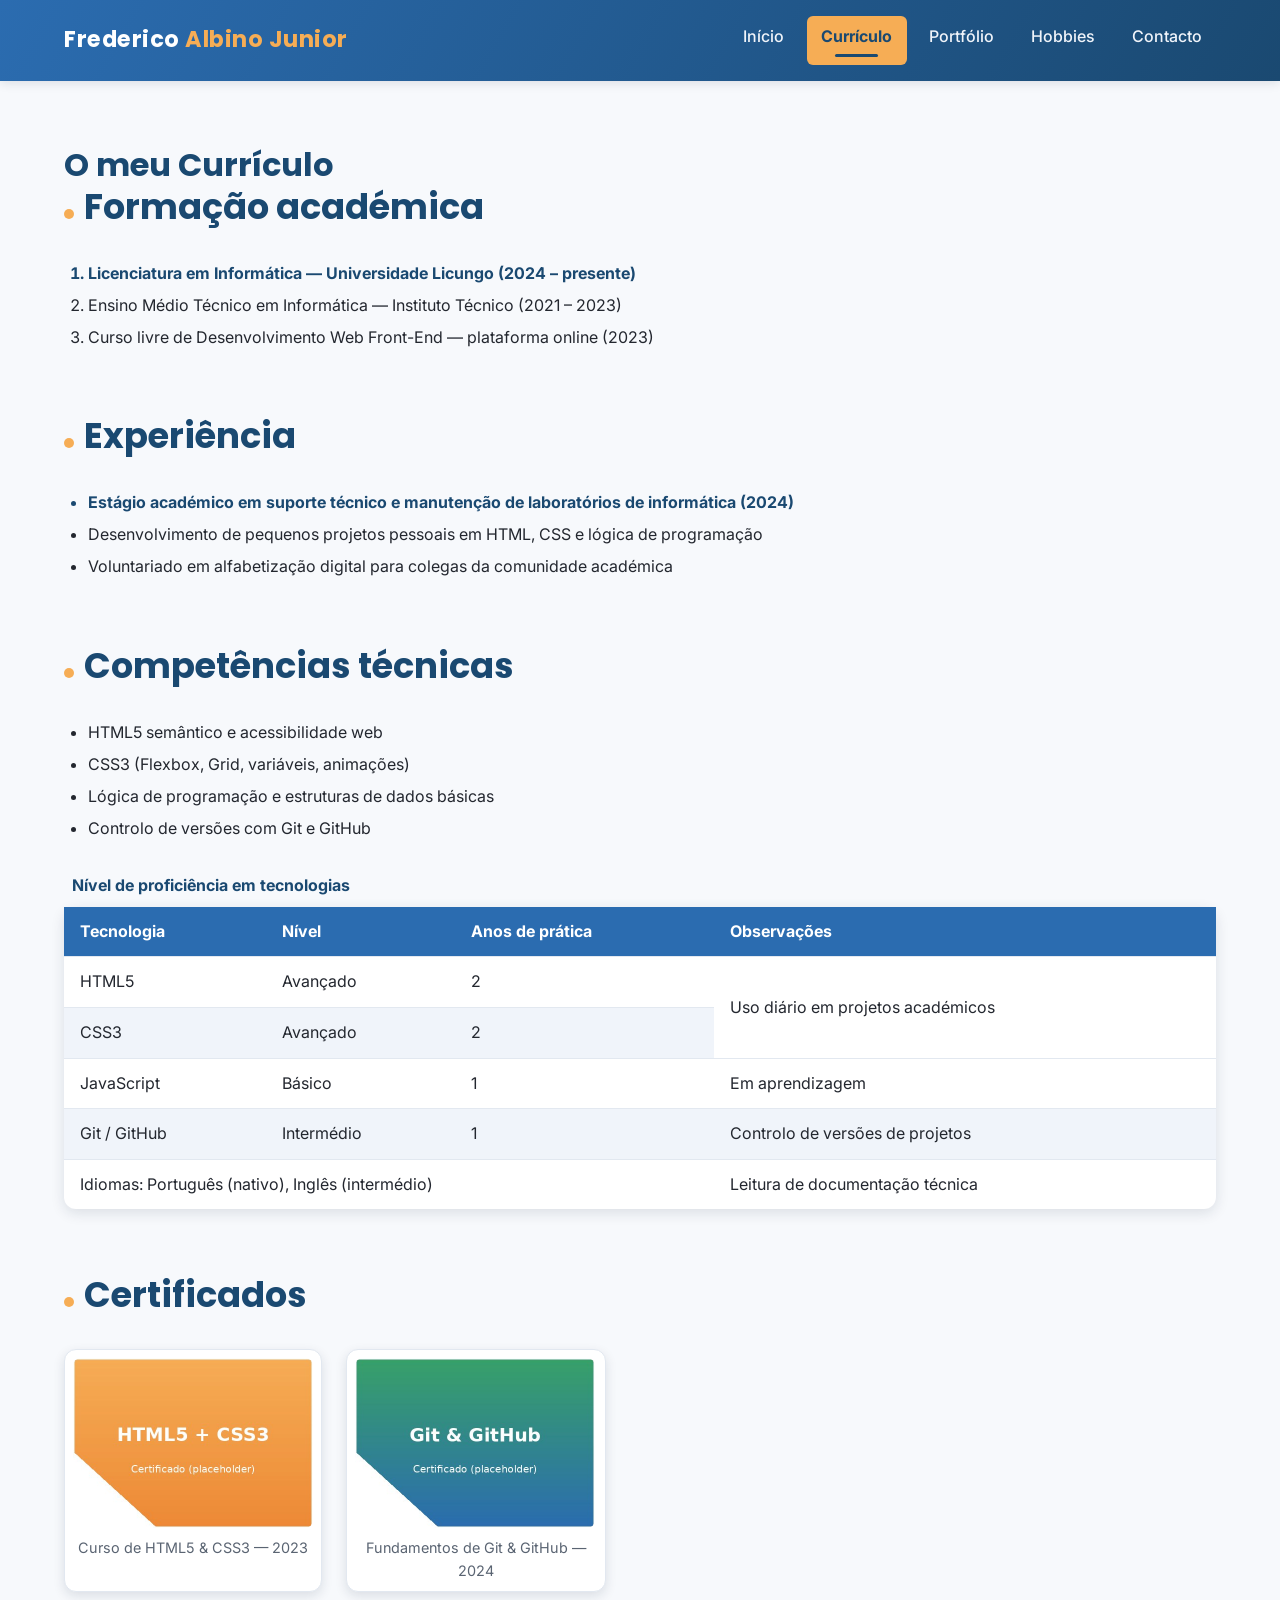
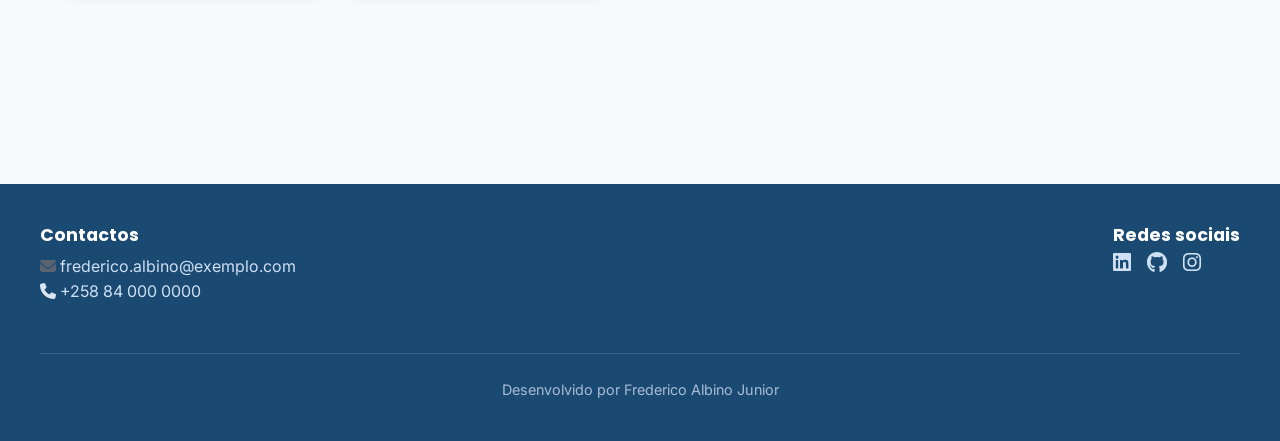
<file: about.html>
<!DOCTYPE html>
<html lang="pt-mz">
<head>
  <meta charset="UTF-8">
  <meta name="viewport" content="width=device-width, initial-scale=1.0">
  <title>Frederico Albino Junior | Currículo</title>
  <meta name="description" content="Formação académica, experiência e competências técnicas de Frederico Albino Junior.">

  <link rel="preconnect" href="https://fonts.googleapis.com">
  <link href="https://fonts.googleapis.com/css2?family=Poppins:wght@600;700&family=Inter:wght@400;500;600&display=swap" rel="stylesheet">
  <link rel="stylesheet" href="https://cdnjs.cloudflare.com/ajax/libs/font-awesome/6.5.1/css/all.min.css">

  <link rel="stylesheet" href="css/estilo.css">
  <link rel="stylesheet" href="css/responsivo.css">
</head>
<body>

  <header class="cabecalho">
    <div class="cabecalho__container">
      <p class="cabecalho__logo">Frederico <span>Albino Junior</span></p>
      <nav aria-label="Navegação principal">
        <ul class="menu-principal">
          <li><a href="index.html">Início</a></li>
          <li><a href="about.html" class="ativo" aria-current="page">Currículo</a></li>
          <li><a href="portfolio.html">Portfólio</a></li>
          <li><a href="hobbies.html">Hobbies</a></li>
          <li><a href="contact.html">Contacto</a></li>
        </ul>
      </nav>
    </div>
  </header>

  <main>

    <h1>O meu Currículo</h1>

    <section aria-labelledby="formacao-titulo">
      <h2 id="formacao-titulo" class="titulo-secao">Formação académica</h2>
      <ol class="lista-formacao">
        <li>Licenciatura em Informática — Universidade Licungo (2024 &ndash; presente)</li>
        <li>Ensino Médio Técnico em Informática — Instituto Técnico (2021 &ndash; 2023)</li>
        <li>Curso livre de Desenvolvimento Web Front-End — plataforma online (2023)</li>
      </ol>
    </section>

    <section aria-labelledby="experiencia-titulo">
      <h2 id="experiencia-titulo" class="titulo-secao">Experiência</h2>
      <ul class="lista-formacao">
        <li>Estágio académico em suporte técnico e manutenção de laboratórios de informática (2024)</li>
        <li>Desenvolvimento de pequenos projetos pessoais em HTML, CSS e lógica de programação</li>
        <li>Voluntariado em alfabetização digital para colegas da comunidade académica</li>
      </ul>
    </section>

    <section aria-labelledby="tecnicas-titulo">
      <h2 id="tecnicas-titulo" class="titulo-secao">Competências técnicas</h2>
      <ul class="lista-tecnica">
        <li>HTML5 semântico e acessibilidade web</li>
        <li>CSS3 (Flexbox, Grid, variáveis, animações)</li>
        <li>Lógica de programação e estruturas de dados básicas</li>
        <li>Controlo de versões com Git e GitHub</li>
      </ul>

      <table class="tabela-competencias">
        <caption>Nível de proficiência em tecnologias</caption>
        <thead>
          <tr>
            <th scope="col">Tecnologia</th>
            <th scope="col">Nível</th>
            <th scope="col">Anos de prática</th>
            <th scope="col">Observações</th>
          </tr>
        </thead>
        <tbody>
          <tr>
            <td>HTML5</td>
            <td>Avançado</td>
            <td>2</td>
            <td rowspan="2">Uso diário em projetos académicos</td>
          </tr>
          <tr>
            <td>CSS3</td>
            <td>Avançado</td>
            <td>2</td>
          </tr>
          <tr>
            <td>JavaScript</td>
            <td>Básico</td>
            <td>1</td>
            <td>Em aprendizagem</td>
          </tr>
          <tr>
            <td>Git / GitHub</td>
            <td>Intermédio</td>
            <td>1</td>
            <td>Controlo de versões de projetos</td>
          </tr>
          <tr>
            <td colspan="3">Idiomas: Português (nativo), Inglês (intermédio)</td>
            <td>Leitura de documentação técnica</td>
          </tr>
        </tbody>
      </table>
    </section>

    <section aria-labelledby="certificados-titulo">
      <h2 id="certificados-titulo" class="titulo-secao">Certificados</h2>
      <div style="display:flex; flex-wrap:wrap; gap:1.5rem;">
        <figure class="certificado">
          <img src="assets/img/certificado-html-css.jpg" alt="Certificado de conclusão do curso de HTML e CSS" width="240" height="170">
          <figcaption>Curso de HTML5 &amp; CSS3 &mdash; 2023</figcaption>
        </figure>
        <figure class="certificado">
          <img src="assets/img/certificado-git.jpg" alt="Certificado de conclusão do curso de Git e GitHub" width="240" height="170">
          <figcaption>Fundamentos de Git &amp; GitHub &mdash; 2024</figcaption>
        </figure>
      </div>
    </section>

  </main>

  <footer class="rodape">
    <div class="rodape__container">
      <div>
        <h2 style="color:#fff; font-size:1.1rem;">Contactos</h2>
        <p><i class="fa-solid fa-envelope" aria-hidden="true"></i> <a href="mailto:frederico.albino@exemplo.com">frederico.albino@exemplo.com</a></p>
        <p><i class="fa-solid fa-phone" aria-hidden="true"></i> <a href="tel:+258840000000">+258 84 000 0000</a></p>
      </div>
      <div>
        <h2 style="color:#fff; font-size:1.1rem;">Redes sociais</h2>
        <div class="rodape__redes">
          <a href="https://linkedin.com" target="_blank" rel="noopener" aria-label="LinkedIn"><i class="fa-brands fa-linkedin" aria-hidden="true"></i></a>
          <a href="https://github.com" target="_blank" rel="noopener" aria-label="GitHub"><i class="fa-brands fa-github" aria-hidden="true"></i></a>
          <a href="https://instagram.com" target="_blank" rel="noopener" aria-label="Instagram"><i class="fa-brands fa-instagram" aria-hidden="true"></i></a>
        </div>
      </div>
      <p class="rodape__assinatura">Desenvolvido por Frederico Albino Junior</p>
    </div>
  </footer>

</body>
</html>
</file>
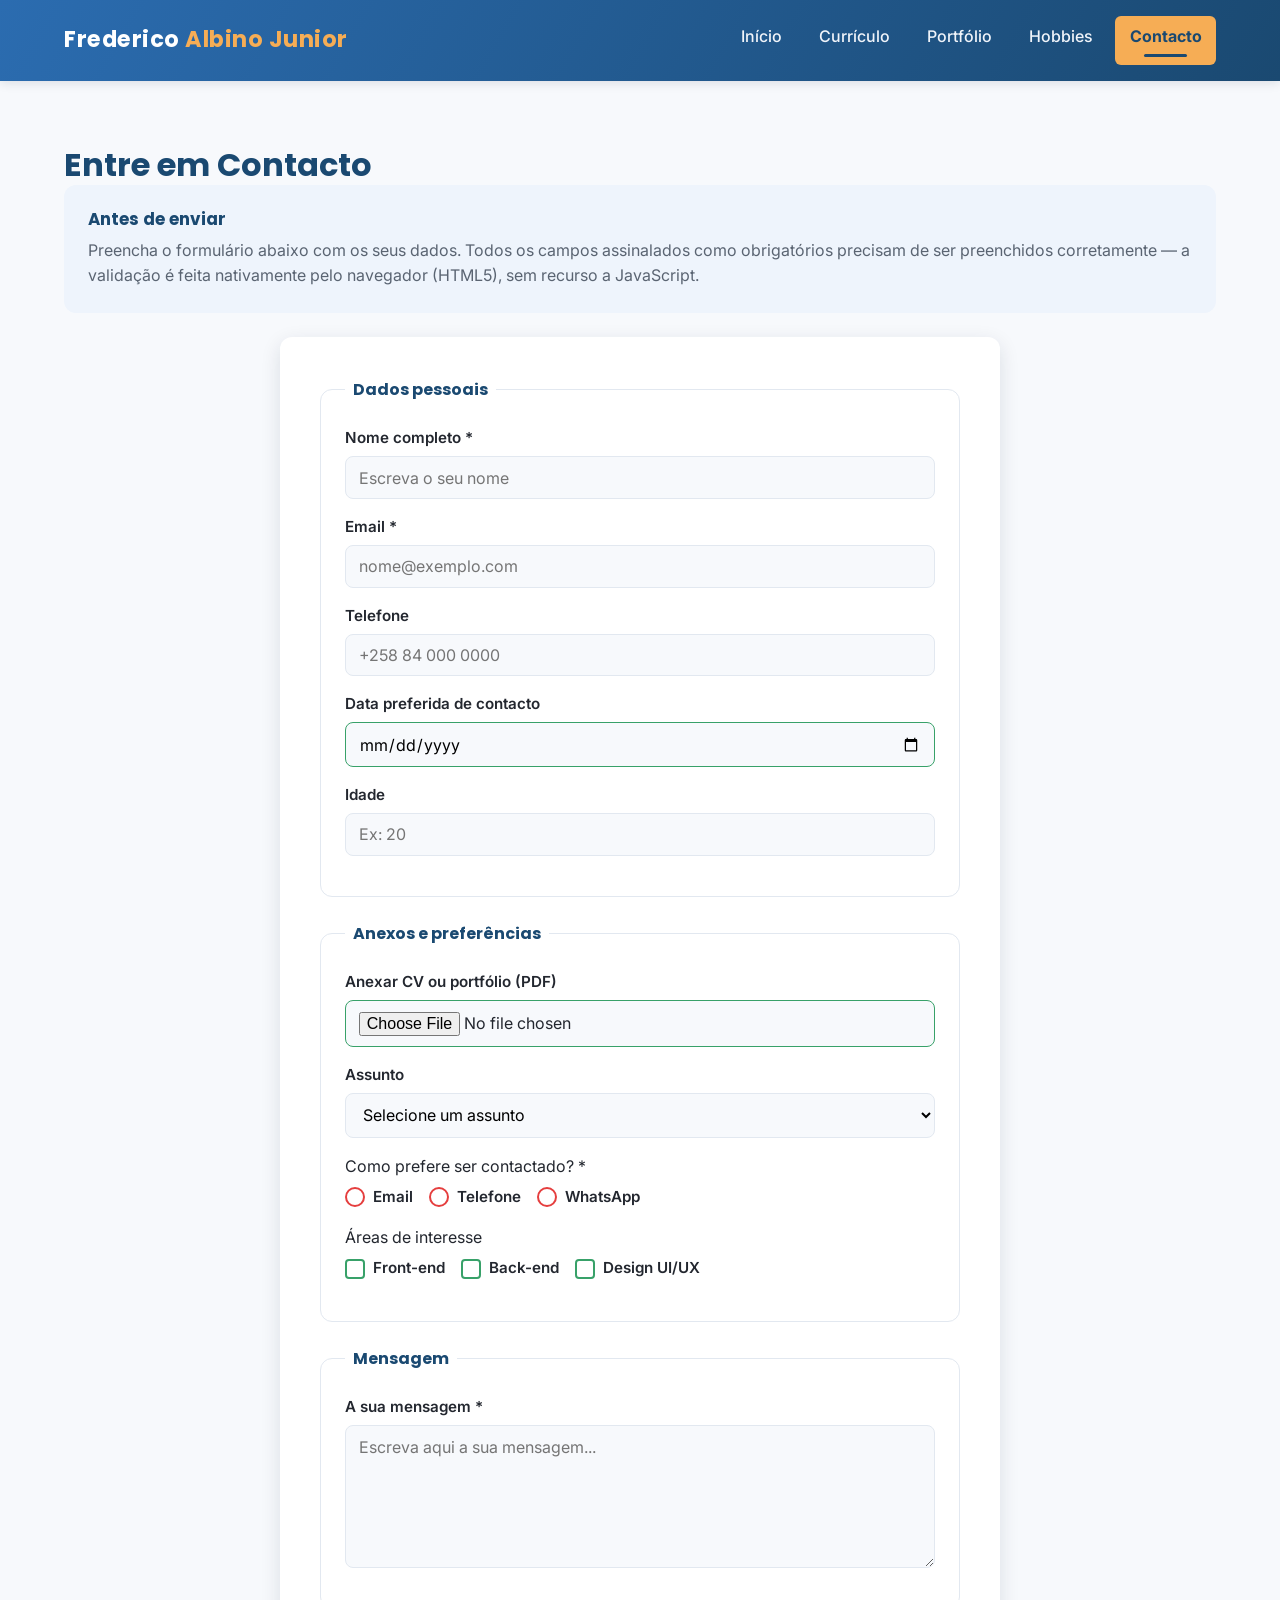
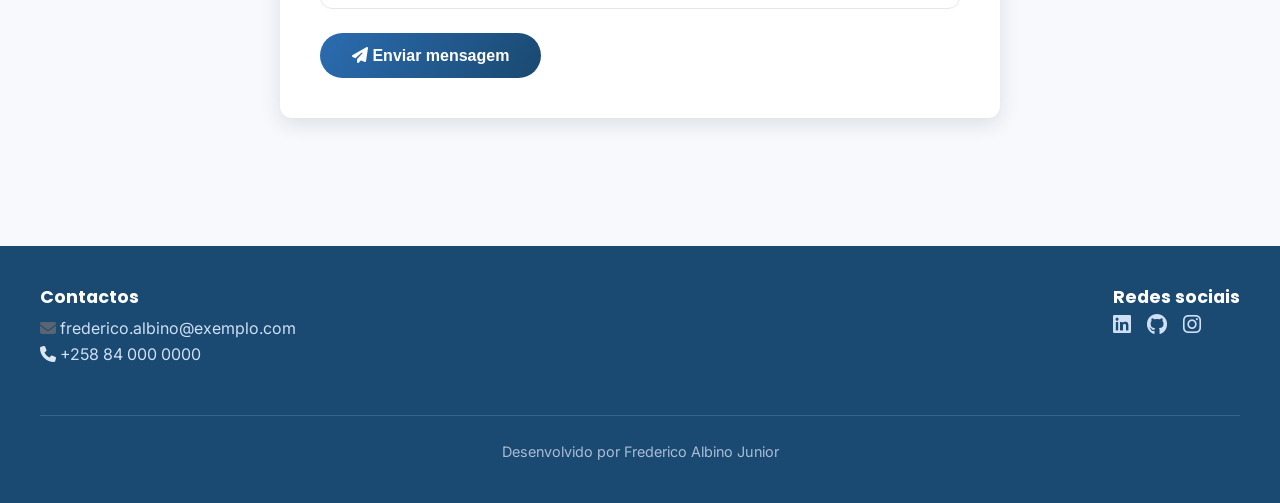
<file: contact.html>
<!DOCTYPE html>
<html lang="pt-mz">
<head>
  <meta charset="UTF-8">
  <meta name="viewport" content="width=device-width, initial-scale=1.0">
  <title>Frederico Albino Junior | Contacto</title>
  <meta name="description" content="Formulário de contacto de Frederico Albino Junior.">

  <link rel="preconnect" href="https://fonts.googleapis.com">
  <link href="https://fonts.googleapis.com/css2?family=Poppins:wght@600;700&family=Inter:wght@400;500;600&display=swap" rel="stylesheet">
  <link rel="stylesheet" href="https://cdnjs.cloudflare.com/ajax/libs/font-awesome/6.5.1/css/all.min.css">

  <link rel="stylesheet" href="css/estilo.css">
  <link rel="stylesheet" href="css/responsivo.css">
</head>
<body>

  <header class="cabecalho">
    <div class="cabecalho__container">
      <p class="cabecalho__logo">Frederico <span>Albino Junior</span></p>
      <nav aria-label="Navegação principal">
        <ul class="menu-principal">
          <li><a href="index.html">Início</a></li>
          <li><a href="about.html">Currículo</a></li>
          <li><a href="portfolio.html">Portfólio</a></li>
          <li><a href="hobbies.html">Hobbies</a></li>
          <li><a href="contact.html" class="ativo" aria-current="page">Contacto</a></li>
        </ul>
      </nav>
    </div>
  </header>

  <main>

    <h1>Entre em Contacto</h1>

    <aside class="aside-contacto" aria-labelledby="aside-titulo">
      <h2 id="aside-titulo" style="font-size:1.05rem;">Antes de enviar</h2>
      <p>Preencha o formulário abaixo com os seus dados. Todos os campos assinalados como obrigatórios
      precisam de ser preenchidos corretamente — a validação é feita nativamente pelo navegador (HTML5),
      sem recurso a JavaScript.</p>
    </aside>

    <form class="formulario-contacto" action="#" method="post" novalidate>

      <fieldset>
        <legend>Dados pessoais</legend>

        <div class="campo">
          <label for="nome">Nome completo <span aria-hidden="true">*</span></label>
          <input
            type="text"
            id="nome"
            name="nome"
            placeholder="Escreva o seu nome"
            required
            minlength="3"
            maxlength="80">
        </div>

        <div class="campo">
          <label for="email">Email <span aria-hidden="true">*</span></label>
          <input
            type="email"
            id="email"
            name="email"
            placeholder="nome@exemplo.com"
            required>
        </div>

        <div class="campo">
          <label for="telefone">Telefone</label>
          <input
            type="tel"
            id="telefone"
            name="telefone"
            placeholder="+258 84 000 0000"
            pattern="^\+?[0-9]{9,13}$"
            title="Introduza um número de telefone válido, ex: +258840000000">
        </div>

        <div class="campo">
          <label for="data-contacto">Data preferida de contacto</label>
          <input
            type="date"
            id="data-contacto"
            name="data-contacto"
            min="2026-09-02">
        </div>

        <div class="campo">
          <label for="idade">Idade</label>
          <input
            type="number"
            id="idade"
            name="idade"
            min="15"
            max="99"
            step="1"
            placeholder="Ex: 20">
        </div>
      </fieldset>

      <fieldset>
        <legend>Anexos e preferências</legend>

        <div class="campo">
          <label for="ficheiro">Anexar CV ou portfólio (PDF)</label>
          <input
            type="file"
            id="ficheiro"
            name="ficheiro"
            accept=".pdf,.doc,.docx">
        </div>

        <div class="campo">
          <label for="assunto">Assunto</label>
          <select id="assunto" name="assunto" required>
            <option value="">Selecione um assunto</option>
            <option value="proposta-trabalho">Proposta de trabalho</option>
            <option value="colaboracao">Colaboração em projeto</option>
            <option value="duvida">Dúvida académica</option>
            <option value="outro">Outro</option>
          </select>
        </div>

        <div class="campo">
          <span>Como prefere ser contactado? <span aria-hidden="true">*</span></span>
          <div class="grupo-opcoes">
            <label class="opcao">
              <input type="radio" name="preferencia-contacto" value="email" required> Email
            </label>
            <label class="opcao">
              <input type="radio" name="preferencia-contacto" value="telefone"> Telefone
            </label>
            <label class="opcao">
              <input type="radio" name="preferencia-contacto" value="whatsapp"> WhatsApp
            </label>
          </div>
        </div>

        <div class="campo">
          <span>Áreas de interesse</span>
          <div class="grupo-opcoes">
            <label class="opcao">
              <input type="checkbox" name="interesses" value="frontend"> Front-end
            </label>
            <label class="opcao">
              <input type="checkbox" name="interesses" value="backend"> Back-end
            </label>
            <label class="opcao">
              <input type="checkbox" name="interesses" value="design"> Design UI/UX
            </label>
          </div>
        </div>
      </fieldset>

      <fieldset>
        <legend>Mensagem</legend>
        <div class="campo">
          <label for="mensagem">A sua mensagem <span aria-hidden="true">*</span></label>
          <textarea
            id="mensagem"
            name="mensagem"
            placeholder="Escreva aqui a sua mensagem..."
            required
            minlength="10"
            maxlength="500"
            rows="6"></textarea>
        </div>
      </fieldset>

      <button type="submit" class="btn-enviar">
        <i class="fa-solid fa-paper-plane" aria-hidden="true"></i> Enviar mensagem
      </button>
    </form>

  </main>

  <footer class="rodape">
    <div class="rodape__container">
      <div>
        <h2 style="color:#fff; font-size:1.1rem;">Contactos</h2>
        <p><i class="fa-solid fa-envelope" aria-hidden="true"></i> <a href="mailto:frederico.albino@exemplo.com">frederico.albino@exemplo.com</a></p>
        <p><i class="fa-solid fa-phone" aria-hidden="true"></i> <a href="tel:+258840000000">+258 84 000 0000</a></p>
      </div>
      <div>
        <h2 style="color:#fff; font-size:1.1rem;">Redes sociais</h2>
        <div class="rodape__redes">
          <a href="https://linkedin.com" target="_blank" rel="noopener" aria-label="LinkedIn"><i class="fa-brands fa-linkedin" aria-hidden="true"></i></a>
          <a href="https://github.com" target="_blank" rel="noopener" aria-label="GitHub"><i class="fa-brands fa-github" aria-hidden="true"></i></a>
          <a href="https://instagram.com" target="_blank" rel="noopener" aria-label="Instagram"><i class="fa-brands fa-instagram" aria-hidden="true"></i></a>
        </div>
      </div>
      <p class="rodape__assinatura">Desenvolvido por Frederico Albino Junior</p>
    </div>
  </footer>

</body>
</html>
</file>
<file: css/estilo.css>
/* =======================================================================
   ESTILO.CSS — Folha de estilos principal (partilhada por todas as páginas)
   Projeto: Site de Currículo Pessoal — HTML5 + CSS3 puro
   ======================================================================= */

/* -----------------------------------------------------------------------
   1. VARIÁVEIS CSS (custom properties)
   Centralizam cores e espaçamentos para consistência e fácil manutenção.
----------------------------------------------------------------------- */
:root {
  --cor-primaria: #2b6cb0;
  --cor-primaria-escura: #1a4971;
  --cor-secundaria: #f6ad55;
  --cor-fundo: #f7f9fc;
  --cor-fundo-alt: #ffffff;
  --cor-texto: #23272f;
  --cor-texto-claro: #5a6472;
  --cor-borda: #e2e8f0;
  --cor-sombra: rgba(20, 30, 60, 0.12);

  --fonte-titulo: 'Poppins', 'Segoe UI', Arial, sans-serif;
  --fonte-corpo: 'Inter', 'Segoe UI', Arial, sans-serif;

  --espaco-xs: 0.5rem;
  --espaco-sm: 1rem;
  --espaco-md: 1.5rem;
  --espaco-lg: 2.5rem;
  --espaco-xl: 4rem;

  --raio-borda: 12px;
  --transicao-padrao: 0.25s ease-in-out;
}

/* -----------------------------------------------------------------------
   2. RESET BÁSICO E MODELO DE CAIXA
----------------------------------------------------------------------- */
*,
*::before,
*::after {
  box-sizing: border-box;
  margin: 0;
  padding: 0;
}

html {
  scroll-behavior: smooth;
  font-size: 100%;
}

body {
  font-family: var(--fonte-corpo);
  background-color: var(--cor-fundo);
  color: var(--cor-texto);
  line-height: 1.6;
  min-height: 100vh;
}

img { max-width: 100%; height: auto; display: block; }

h1, h2, h3, h4 {
  font-family: var(--fonte-titulo);
  color: var(--cor-primaria-escura);
  line-height: 1.25;
}

a {
  color: var(--cor-primaria);
  text-decoration: none;
  transition: color var(--transicao-padrao);
}

/* -----------------------------------------------------------------------
   3. POSICIONAMENTO — comentário explicativo (exigência 5.2)
   -----------------------------------------------------------------------
   static   -> comportamento normal do fluxo do documento; top/left/etc.
               não têm efeito. É o valor padrão de todos os elementos.
   relative -> mantém o elemento no fluxo normal, mas permite deslocá-lo
               visualmente (top/left/right/bottom) em relação à sua
               própria posição original, sem afetar os outros elementos.
   absolute -> remove o elemento do fluxo normal; é posicionado em
               relação ao ancestral mais próximo com position diferente
               de static (ou ao <html> se não existir nenhum).
   fixed    -> remove o elemento do fluxo e posiciona-o em relação à
               janela do navegador (viewport); mantém-se fixo com scroll.
   sticky   -> híbrido entre relative e fixed: comporta-se como relative
               até a página fazer scroll até um limiar (ex: top:0),
               passando então a comportar-se como fixed dentro do pai.
   Neste projeto usa-se position: sticky no <header>, para o menu de
   navegação acompanhar o utilizador durante o scroll.
----------------------------------------------------------------------- */

/* -----------------------------------------------------------------------
   4. HEADER E NAVEGAÇÃO
----------------------------------------------------------------------- */
.cabecalho {
  position: sticky;
  top: 0;
  z-index: 100;
  background: linear-gradient(120deg, var(--cor-primaria), var(--cor-primaria-escura));
  color: #fff;
  box-shadow: 0 2px 10px var(--cor-sombra);
}

.cabecalho__container {
  max-width: 1200px;
  margin: 0 auto;
  padding: var(--espaco-sm) var(--espaco-md);
  display: flex;
  flex-wrap: wrap;
  align-items: center;
  justify-content: space-between;
  gap: var(--espaco-sm);
}

.cabecalho__logo {
  font-family: var(--fonte-titulo);
  font-size: 1.4rem;
  font-weight: 700;
  color: #fff;
  letter-spacing: 0.5px;
}

.cabecalho__logo span { color: var(--cor-secundaria); }

.menu-principal {
  list-style: none;
  display: flex;
  flex-wrap: wrap;
  gap: var(--espaco-xs);
}

.menu-principal > li { position: relative; }

.menu-principal a {
  display: inline-block;
  padding: 0.5rem 0.9rem;
  border-radius: 6px;
  color: #f0f4fa;
  font-weight: 500;
}

.menu-principal a:hover,
.menu-principal a:focus {
  background-color: rgba(255, 255, 255, 0.15);
  color: var(--cor-secundaria);
}

.menu-principal a.ativo {
  background-color: var(--cor-secundaria);
  color: var(--cor-primaria-escura);
  font-weight: 700;
}

.menu-principal a.ativo::after {
  content: '';
  display: block;
  width: 60%;
  height: 3px;
  margin: 4px auto 0;
  background-color: var(--cor-primaria-escura);
  border-radius: 2px;
}

/* -----------------------------------------------------------------------
   5. LAYOUT GERAL / SECÇÕES
----------------------------------------------------------------------- */
main {
  max-width: 1200px;
  margin: 0 auto;
  padding: var(--espaco-lg) var(--espaco-md);
}

section { margin-bottom: var(--espaco-xl); }

h2 + p {
  margin-top: var(--espaco-xs);
  color: var(--cor-texto-claro);
}

.titulo-secao {
  font-size: clamp(1.5rem, 2vw + 1rem, 2.2rem);
  margin-bottom: var(--espaco-md);
  position: relative;
  padding-bottom: var(--espaco-xs);
}

.titulo-secao::before {
  content: '';
  display: inline-block;
  width: 10px;
  height: 10px;
  background-color: var(--cor-secundaria);
  border-radius: 50%;
  margin-right: 0.6rem;
}

/* -----------------------------------------------------------------------
   6. HERO (HOME)
----------------------------------------------------------------------- */
.hero {
  display: flex;
  flex-wrap: wrap;
  align-items: center;
  gap: var(--espaco-lg);
  padding: var(--espaco-lg) 0;
}

.hero__texto { flex: 1 1 320px; }

.hero__avatar {
  flex: 0 0 auto;
  width: 220px;
  height: 220px;
  border-radius: 50%;
  object-fit: cover;
  border: 6px solid var(--cor-fundo-alt);
  box-shadow: 0 10px 30px var(--cor-sombra);
  animation: flutuar 4s ease-in-out infinite;
}

.tagline {
  font-size: 1.2rem;
  color: var(--cor-primaria);
  font-style: italic;
  margin: var(--espaco-xs) 0 var(--espaco-sm);
}

.btn-destaque {
  display: inline-block;
  background: linear-gradient(120deg, var(--cor-secundaria), #ed8936);
  color: var(--cor-primaria-escura);
  font-weight: 700;
  padding: 0.85rem 1.8rem;
  border-radius: 50px;
  box-shadow: 0 6px 18px rgba(237, 137, 54, 0.35);
  transition: transform var(--transicao-padrao), box-shadow var(--transicao-padrao);
}

.btn-destaque:hover,
.btn-destaque:focus {
  transform: translateY(-3px);
  box-shadow: 0 10px 24px rgba(237, 137, 54, 0.45);
}

@keyframes flutuar {
  0%, 100% { transform: translateY(0); }
  50% { transform: translateY(-10px); }
}

/* -----------------------------------------------------------------------
   7. TABELA DE COMPETÊNCIAS (ABOUT)
----------------------------------------------------------------------- */
.tabela-competencias {
  width: 100%;
  border-collapse: collapse;
  background-color: var(--cor-fundo-alt);
  box-shadow: 0 4px 14px var(--cor-sombra);
  border-radius: var(--raio-borda);
  overflow: hidden;
}

.tabela-competencias caption {
  text-align: left;
  font-weight: 700;
  padding: var(--espaco-xs);
  color: var(--cor-primaria-escura);
}

.tabela-competencias th,
.tabela-competencias td {
  padding: 0.75rem 1rem;
  border-bottom: 1px solid var(--cor-borda);
  text-align: left;
}

.tabela-competencias thead th {
  background-color: var(--cor-primaria);
  color: #fff;
}

.tabela-competencias tbody tr:nth-child(even) { background-color: #f0f4fa; }
.tabela-competencias tbody tr:hover { background-color: #e6f0fb; }
.tabela-competencias tbody tr:last-child td { border-bottom: none; }

.lista-formacao,
.lista-tecnica {
  margin: var(--espaco-sm) 0 var(--espaco-md) var(--espaco-md);
}

.lista-formacao li,
.lista-tecnica li { margin-bottom: 0.4rem; }

.lista-formacao li:first-child {
  font-weight: 700;
  color: var(--cor-primaria-escura);
}

figure.certificado {
  background: var(--cor-fundo-alt);
  border: 1px solid var(--cor-borda);
  border-radius: var(--raio-borda);
  padding: var(--espaco-xs);
  box-shadow: 0 4px 12px var(--cor-sombra);
  max-width: 260px;
}

figure.certificado img { border-radius: 8px; }

figure.certificado figcaption {
  margin-top: var(--espaco-xs);
  font-size: 0.9rem;
  color: var(--cor-texto-claro);
  text-align: center;
}

/* -----------------------------------------------------------------------
   8. GRELHA DE PROJETOS (PORTFOLIO) — CSS GRID
----------------------------------------------------------------------- */
.grelha-projetos {
  display: grid;
  grid-template-columns: repeat(auto-fit, minmax(260px, 1fr));
  gap: var(--espaco-md);
}

.card-projeto {
  background-color: var(--cor-fundo-alt);
  border-radius: var(--raio-borda);
  overflow: hidden;
  box-shadow: 0 4px 14px var(--cor-sombra);
  transition: transform var(--transicao-padrao), box-shadow var(--transicao-padrao);
  display: flex;
  flex-direction: column;
}

.card-projeto:hover,
.card-projeto:focus-within {
  transform: translateY(-6px);
  box-shadow: 0 14px 28px var(--cor-sombra);
}

.card-projeto figure { aspect-ratio: 16 / 9; overflow: hidden; }

.card-projeto img {
  width: 100%;
  height: 100%;
  object-fit: cover;
  transition: transform var(--transicao-padrao);
}

.card-projeto:hover img { transform: scale(1.06); }

.card-projeto__corpo {
  padding: var(--espaco-sm);
  display: flex;
  flex-direction: column;
  gap: 0.5rem;
  flex: 1;
}

.card-projeto__corpo h3 { font-size: 1.15rem; }

.tags-projeto { display: flex; flex-wrap: wrap; gap: 0.4rem; margin-top: auto; }

.tags-projeto span {
  background-color: #eef4fc;
  color: var(--cor-primaria);
  font-size: 0.75rem;
  padding: 0.2rem 0.6rem;
  border-radius: 50px;
  font-weight: 600;
}

/* -----------------------------------------------------------------------
   9. HOBBIES — FLEXBOX
----------------------------------------------------------------------- */
.lista-hobbies {
  display: flex;
  flex-direction: row;
  flex-wrap: wrap;
  justify-content: center;
  align-items: stretch;
  gap: var(--espaco-md);
}

.card-hobby {
  flex: 1 1 240px;
  max-width: 280px;
  background-color: var(--cor-fundo-alt);
  border-radius: var(--raio-borda);
  padding: var(--espaco-md);
  text-align: center;
  box-shadow: 0 4px 14px var(--cor-sombra);
  display: flex;
  flex-direction: column;
  align-items: center;
  gap: 0.6rem;
  transition: transform var(--transicao-padrao);
}

.card-hobby:hover { transform: translateY(-6px) rotate(-1deg); }

.card-hobby img { width: 64px; height: 64px; object-fit: contain; }

.icone-hobby {
  font-size: 2.6rem;
  color: var(--cor-primaria);
}

.bloco-audio {
  display: flex;
  flex-direction: column;
  gap: var(--espaco-xs);
  background-color: var(--cor-fundo-alt);
  padding: var(--espaco-md);
  border-radius: var(--raio-borda);
  box-shadow: 0 4px 14px var(--cor-sombra);
  max-width: 480px;
}

audio { width: 100%; }

/* -----------------------------------------------------------------------
   10. VÍDEO
----------------------------------------------------------------------- */
.container-video { max-width: 720px; margin: 0 auto; }

.container-video video,
.container-video iframe {
  width: 100%;
  aspect-ratio: 16 / 9;
  border-radius: var(--raio-borda);
  box-shadow: 0 6px 20px var(--cor-sombra);
  border: none;
}

/* -----------------------------------------------------------------------
   11. FORMULÁRIO DE CONTACTO
----------------------------------------------------------------------- */
.formulario-contacto {
  background-color: var(--cor-fundo-alt);
  padding: var(--espaco-lg);
  border-radius: var(--raio-borda);
  box-shadow: 0 6px 20px var(--cor-sombra);
  max-width: 720px;
  margin: 0 auto;
}

.formulario-contacto fieldset {
  border: 1px solid var(--cor-borda);
  border-radius: var(--raio-borda);
  padding: var(--espaco-md);
  margin-bottom: var(--espaco-md);
}

.formulario-contacto legend {
  font-family: var(--fonte-titulo);
  font-weight: 700;
  color: var(--cor-primaria-escura);
  padding: 0 0.5rem;
}

.campo {
  margin-bottom: var(--espaco-sm);
  display: flex;
  flex-direction: column;
  gap: 0.35rem;
}

.campo label { font-weight: 600; font-size: 0.95rem; }

.campo input[type="text"],
.campo input[type="email"],
.campo input[type="tel"],
.campo input[type="date"],
.campo input[type="number"],
.campo input[type="file"],
.campo select,
.campo textarea {
  font-family: var(--fonte-corpo);
  font-size: 1rem;
  padding: 0.65rem 0.8rem;
  border: 1px solid var(--cor-borda);
  border-radius: 8px;
  background-color: var(--cor-fundo);
  transition: border-color var(--transicao-padrao), box-shadow var(--transicao-padrao);
}

.campo textarea { resize: vertical; min-height: 120px; }

.campo input:focus,
.campo select:focus,
.campo textarea:focus {
  outline: none;
  border-color: var(--cor-primaria);
  box-shadow: 0 0 0 3px rgba(43, 108, 176, 0.2);
}

.campo input:invalid:not(:placeholder-shown),
.campo textarea:invalid:not(:placeholder-shown) { border-color: #e53e3e; }

.campo input:valid:not(:placeholder-shown),
.campo textarea:valid:not(:placeholder-shown) { border-color: #38a169; }

.grupo-opcoes { display: flex; flex-wrap: wrap; gap: var(--espaco-sm); }

.opcao { display: flex; align-items: center; gap: 0.5rem; cursor: pointer; }

.opcao input[type="radio"],
.opcao input[type="checkbox"] {
  appearance: none;
  -webkit-appearance: none;
  width: 20px;
  height: 20px;
  border: 2px solid var(--cor-primaria);
  position: relative;
  cursor: pointer;
  transition: background-color var(--transicao-padrao);
}

.opcao input[type="radio"] { border-radius: 50%; }
.opcao input[type="checkbox"] { border-radius: 4px; }

.opcao input[type="radio"]:checked,
.opcao input[type="checkbox"]:checked { background-color: var(--cor-primaria); }

.opcao input[type="radio"]:checked::after {
  content: '';
  position: absolute;
  top: 5px; left: 5px;
  width: 6px; height: 6px;
  border-radius: 50%;
  background-color: #fff;
}

.opcao input[type="checkbox"]:checked::after {
  content: '✓';
  position: absolute;
  top: -3px; left: 2px;
  color: #fff;
  font-size: 0.85rem;
  font-weight: 700;
}

.btn-enviar {
  background: linear-gradient(120deg, var(--cor-primaria), var(--cor-primaria-escura));
  color: #fff;
  font-weight: 700;
  font-size: 1rem;
  padding: 0.85rem 2rem;
  border: none;
  border-radius: 50px;
  cursor: pointer;
  transition: transform var(--transicao-padrao), box-shadow var(--transicao-padrao);
}

.btn-enviar:hover,
.btn-enviar:focus {
  transform: translateY(-2px);
  box-shadow: 0 8px 18px var(--cor-sombra);
}

.aside-contacto {
  background-color: #eef4fc;
  padding: var(--espaco-md);
  border-radius: var(--raio-borda);
  margin-bottom: var(--espaco-md);
}

/* -----------------------------------------------------------------------
   12. FOOTER
----------------------------------------------------------------------- */
.rodape {
  background-color: var(--cor-primaria-escura);
  color: #dce6f2;
  padding: var(--espaco-lg) var(--espaco-md);
  margin-top: var(--espaco-xl);
}

.rodape__container {
  max-width: 1200px;
  margin: 0 auto;
  display: flex;
  flex-wrap: wrap;
  justify-content: space-between;
  gap: var(--espaco-md);
}

.rodape a { color: #cfe0f5; }
.rodape a:hover { color: var(--cor-secundaria); }

.rodape__redes { display: flex; gap: var(--espaco-sm); font-size: 1.3rem; }

.rodape__assinatura {
  width: 100%;
  text-align: center;
  margin-top: var(--espaco-md);
  padding-top: var(--espaco-md);
  border-top: 1px solid rgba(255, 255, 255, 0.15);
  font-size: 0.9rem;
  color: #a9bcd6;
}
</file>
<file: css/responsivo.css>
/* =======================================================================
   RESPONSIVO.CSS — Media queries (abordagem mobile-first)
   O ficheiro estilo.css já contém os estilos base pensados para ecrãs
   pequenos; aqui ampliamos o layout progressivamente para tablet e
   desktop, conforme a abordagem "mobile-first".
   ======================================================================= */

/* -----------------------------------------------------------------------
   BASE (até 480px) — telemóveis
   Ajustes finos para o menor breakpoint, garantindo legibilidade e
   toque confortável em ecrãs muito pequenos.
----------------------------------------------------------------------- */
@media screen and (max-width: 480px) {
  .cabecalho__container {
    flex-direction: column;
    align-items: flex-start;
  }

  .menu-principal {
    width: 100%;
    justify-content: space-between;
  }

  .menu-principal a {
    padding: 0.4rem 0.6rem;
    font-size: 0.85rem;
  }

  .hero {
    flex-direction: column-reverse;
    text-align: center;
  }

  .hero__avatar {
    width: 150px;
    height: 150px;
  }

  main {
    padding: var(--espaco-md) var(--espaco-sm);
  }

  .titulo-secao {
    font-size: 1.4rem;
  }

  .formulario-contacto {
    padding: var(--espaco-md);
  }

  .rodape__container {
    flex-direction: column;
    text-align: center;
  }

  .rodape__redes {
    justify-content: center;
  }
}

/* -----------------------------------------------------------------------
   TABLET (até 768px)
   Nesta faixa o menu ainda ocupa toda a largura, mas os cartões passam
   a ter mais espaço e o texto cresce ligeiramente (unidade rem).
----------------------------------------------------------------------- */
@media screen and (max-width: 768px) {
  .cabecalho__logo {
    font-size: 1.2rem;
  }

  .grelha-projetos {
    grid-template-columns: repeat(auto-fit, minmax(220px, 1fr));
  }

  .lista-hobbies {
    justify-content: space-around;
  }

  .hero {
    gap: var(--espaco-md);
  }

  .aside-contacto,
  .formulario-contacto {
    margin-left: auto;
    margin-right: auto;
  }

  .tabela-competencias {
    font-size: 0.9rem;
  }

  .tabela-competencias th,
  .tabela-competencias td {
    padding: 0.55rem 0.7rem;
  }
}

/* -----------------------------------------------------------------------
   DESKTOP (a partir de 1024px)
   Aproveitamos o espaço extra: hero com mais respiro, grelha de
   projetos com mais colunas, tipografia em vw combinada com rem.
----------------------------------------------------------------------- */
@media screen and (min-width: 1024px) {
  .hero {
    gap: var(--espaco-xl);
    padding: var(--espaco-xl) 0;
  }

  .hero__avatar {
    width: 260px;
    height: 260px;
  }

  .grelha-projetos {
    grid-template-columns: repeat(auto-fit, minmax(280px, 1fr));
    gap: var(--espaco-lg);
  }

  main {
    padding: var(--espaco-xl) var(--espaco-md);
  }
}

/* -----------------------------------------------------------------------
   TELAS MUITO LARGAS (a partir de 1440px)
   Evita que o texto fique demasiado esticado, controlando a largura
   máxima do conteúdo com unidade fixa combinada com margin auto.
----------------------------------------------------------------------- */
@media screen and (min-width: 1440px) {
  main,
  .cabecalho__container,
  .rodape__container {
    max-width: 1320px;
  }
}
</file>
